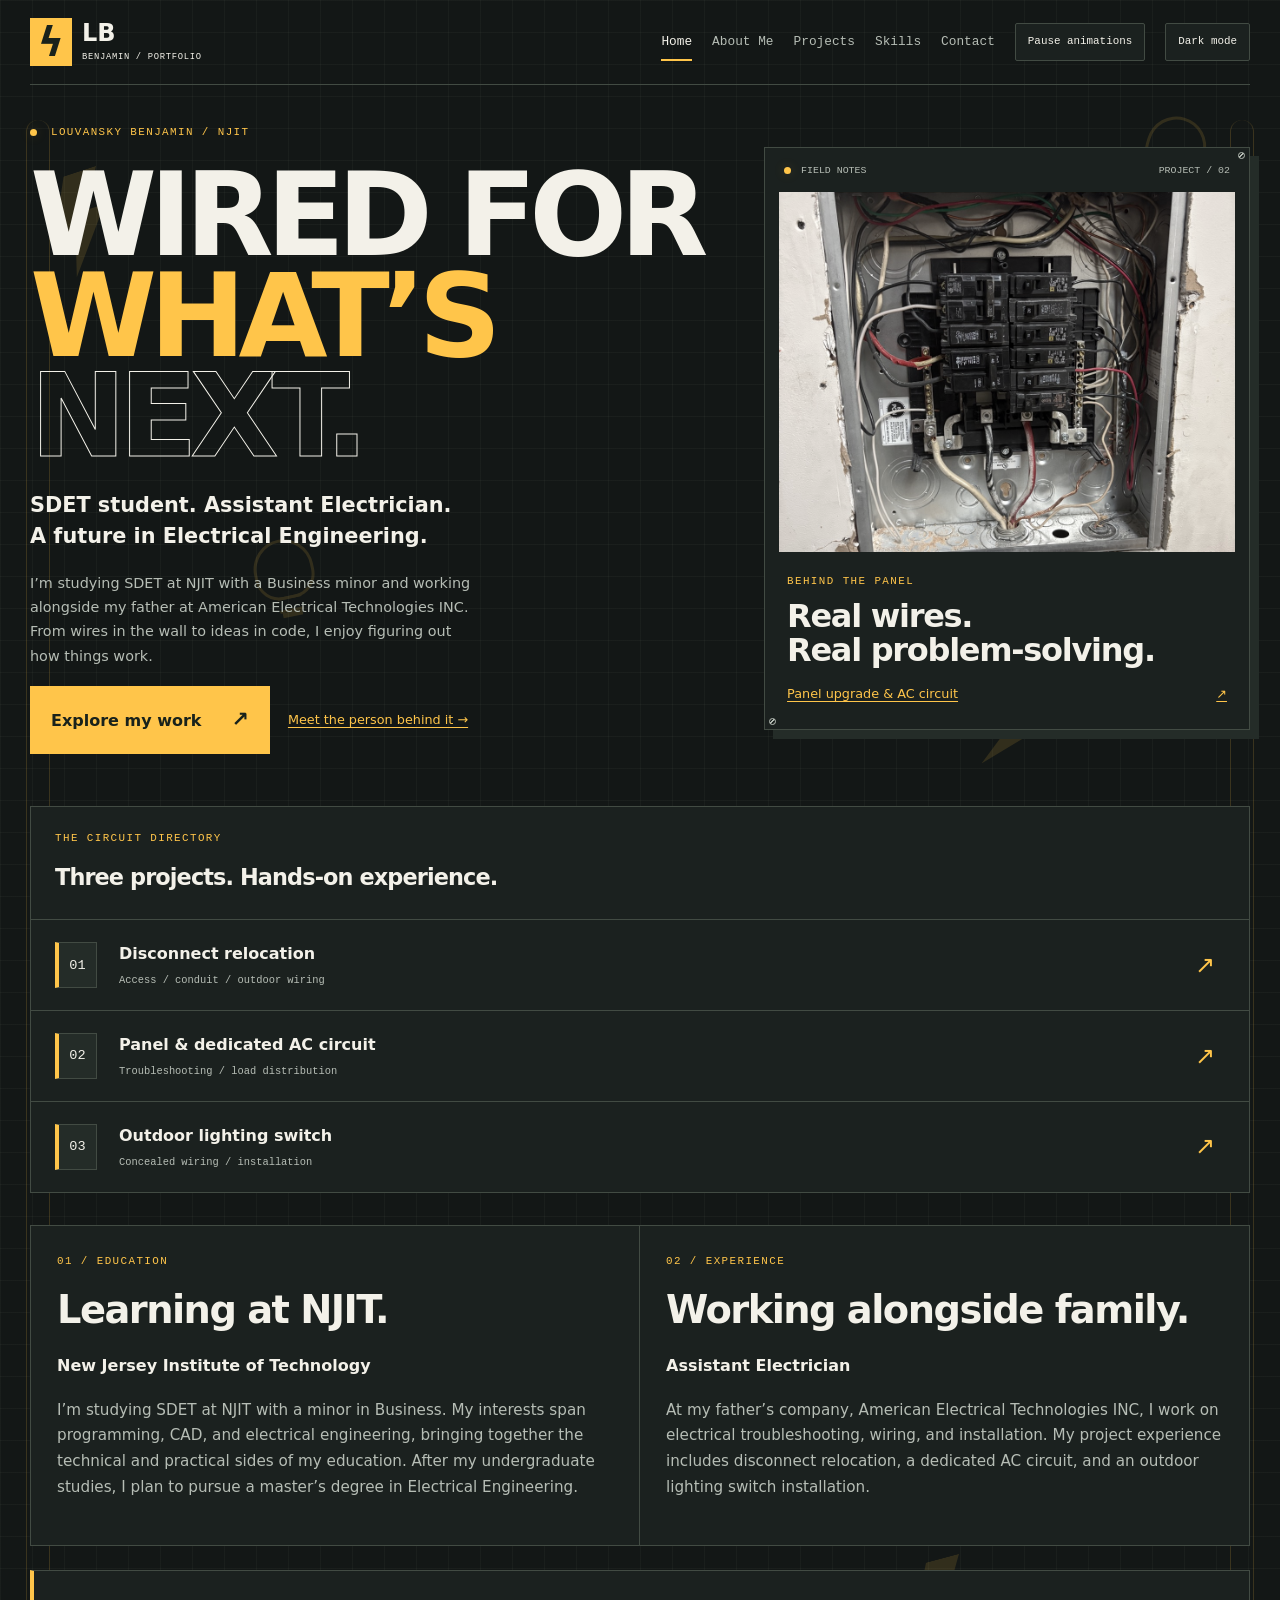
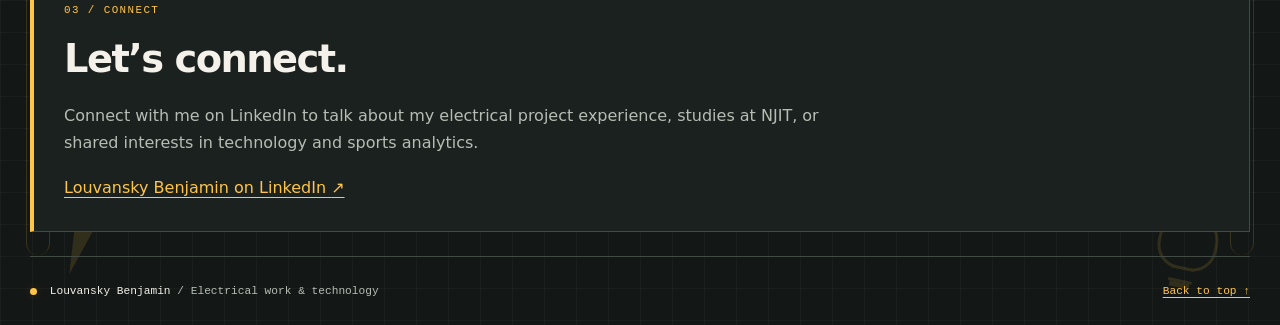
<file: index.html>
<!doctype html>
<html lang="en">
<head>
  <meta charset="utf-8">
  <meta name="viewport" content="width=device-width, initial-scale=1">
  <meta name="description" content="Meet Louvansky Benjamin, an SDET major at NJIT, Business minor, and Assistant Electrician at American Electrical Technologies INC.">
  <title>Louvansky Benjamin | Portfolio</title>
  <link rel="stylesheet" href="css/styles.css">
  <script src="js/script.js" defer></script>
</head>
<body class="home">
  <div class="electrical-symbols" aria-hidden="true">
    <span class="symbol bolt"></span><span class="symbol bulb"></span>
    <span class="symbol bulb"></span><span class="symbol bolt"></span>
    <span class="symbol bolt"></span><span class="symbol bulb"></span>
    <span class="symbol bulb"></span><span class="symbol bolt"></span>
    <span class="symbol bolt"></span><span class="symbol bulb"></span>
  </div>
  <a class="skip-link" href="#main">Skip to content</a>
  <header class="site-header wrap">
    <a class="brand" href="index.html" aria-label="Louvansky Benjamin home"><span class="brand-mark" aria-hidden="true">ϟ</span><span>LB<span class="brand-sub">BENJAMIN / PORTFOLIO</span></span></a>
    <button class="menu-toggle" type="button" aria-expanded="false" aria-controls="navigation" hidden>Menu</button>
    <nav id="navigation" aria-label="Main navigation">
      <a href="index.html" aria-current="page">Home</a>
      <a href="about.html">About Me</a>
      <a href="projects.html">Projects</a>
      <a href="skills.html">Skills</a>
      <a href="contact.html">Contact</a>
    </nav>
    <button class="motion-toggle" type="button" aria-pressed="false" hidden>Pause animations</button>
    <button class="theme-toggle" type="button" aria-pressed="false" hidden>Dark mode</button>
  </header>
  <main id="main" class="wrap">
    <section class="home-hero" aria-labelledby="intro-title">
      <div class="hero-copy">
        <p class="eyebrow"><span class="status-dot" aria-hidden="true"></span> Louvansky Benjamin / NJIT</p>
        <h1 id="intro-title">WIRED FOR<br><span>WHAT’S</span><br><span class="outline-word">NEXT.</span></h1>
        <p class="hero-role">SDET student. Assistant Electrician.<br>A future in Electrical Engineering.</p>
        <p class="intro">I’m studying SDET at NJIT with a Business minor and working alongside my father at American Electrical Technologies INC. From wires in the wall to ideas in code, I enjoy figuring out how things work.</p>
        <div class="hero-actions"><a class="button" href="projects.html">Explore my work <span aria-hidden="true">↗</span></a><a class="text-link" href="about.html">Meet the person behind it →</a></div>
      </div>
      <figure class="field-panel">
        <div class="panel-label"><span class="status-dot" aria-hidden="true"></span> FIELD NOTES <span>PROJECT / 02</span></div>
        <a class="field-photo" href="images/panel-upgrade-02.jpg" aria-label="View panel upgrade photo and description"><img src="images/panel-upgrade-02.jpg" data-photo-title="Panel upgrade — dedicated AC circuit" data-photo-description="A closer view of the panel’s breakers and wiring. As part of this project, we ran new wiring and installed a dedicated circuit for the apartment’s new air conditioning system rather than adding its load to a shared circuit." width="1050" height="1400" alt="Open apartment electrical panel showing the breakers and wiring from the dedicated AC circuit project."></a>
        <figcaption><span class="eyebrow">Behind the panel</span><strong>Real wires.<br>Real problem-solving.</strong><a href="projects.html#panel-title">Panel upgrade &amp; AC circuit <span aria-hidden="true">↗</span></a></figcaption>
        <span class="panel-screw screw-top" aria-hidden="true"></span><span class="panel-screw screw-bottom" aria-hidden="true"></span>
      </figure>
    </section>
    <section class="project-directory" aria-labelledby="directory-title">
      <div class="section-heading"><p class="eyebrow">The circuit directory</p><h2 id="directory-title">Three projects. Hands-on experience.</h2></div>
      <a class="circuit-link" href="projects.html#disconnect-title"><span class="circuit-number">01</span><span><strong>Disconnect relocation</strong><small>Access / conduit / outdoor wiring</small></span><span class="circuit-arrow" aria-hidden="true">↗</span></a>
      <a class="circuit-link" href="projects.html#panel-title"><span class="circuit-number">02</span><span><strong>Panel &amp; dedicated AC circuit</strong><small>Troubleshooting / load distribution</small></span><span class="circuit-arrow" aria-hidden="true">↗</span></a>
      <a class="circuit-link" href="projects.html#lighting-title"><span class="circuit-number">03</span><span><strong>Outdoor lighting switch</strong><small>Concealed wiring / installation</small></span><span class="circuit-arrow" aria-hidden="true">↗</span></a>
    </section>
    <div class="details">
      <section id="education" aria-labelledby="education-title">
        <p class="eyebrow">01 / Education</p>
        <h2 id="education-title">Learning at NJIT.</h2>
        <p class="detail-title">New Jersey Institute of Technology</p>
        <p>I’m studying SDET at NJIT with a minor in Business. My interests span programming, CAD, and electrical engineering, bringing together the technical and practical sides of my education. After my undergraduate studies, I plan to pursue a master’s degree in Electrical Engineering.</p>
      </section>
      <section id="experience" aria-labelledby="experience-title">
        <p class="eyebrow">02 / Experience</p>
        <h2 id="experience-title">Working alongside family.</h2>
        <p class="detail-title">Assistant Electrician</p>
        <p>At my father’s company, American Electrical Technologies INC, I work on electrical troubleshooting, wiring, and installation. My project experience includes disconnect relocation, a dedicated AC circuit, and an outdoor lighting switch installation.</p>
      </section>
    </div>
    <section id="contact" class="contact" aria-labelledby="contact-title">
      <p class="eyebrow">03 / Connect</p>
      <h2 id="contact-title">Let’s connect.</h2>
      <p>Connect with me on LinkedIn to talk about my electrical project experience, studies at NJIT, or shared interests in technology and sports analytics.</p>
      <a href="https://www.linkedin.com/in/louvansky-benjamin-083455307/">Louvansky Benjamin on LinkedIn <span aria-hidden="true">↗</span></a>
    </section>
  </main>
  <footer class="wrap site-footer"><p><span class="status-dot" aria-hidden="true"></span> Louvansky Benjamin <span class="footer-note"> / Electrical work &amp; technology</span></p><a href="#main">Back to top ↑</a></footer>
</body>
</html>
</file>
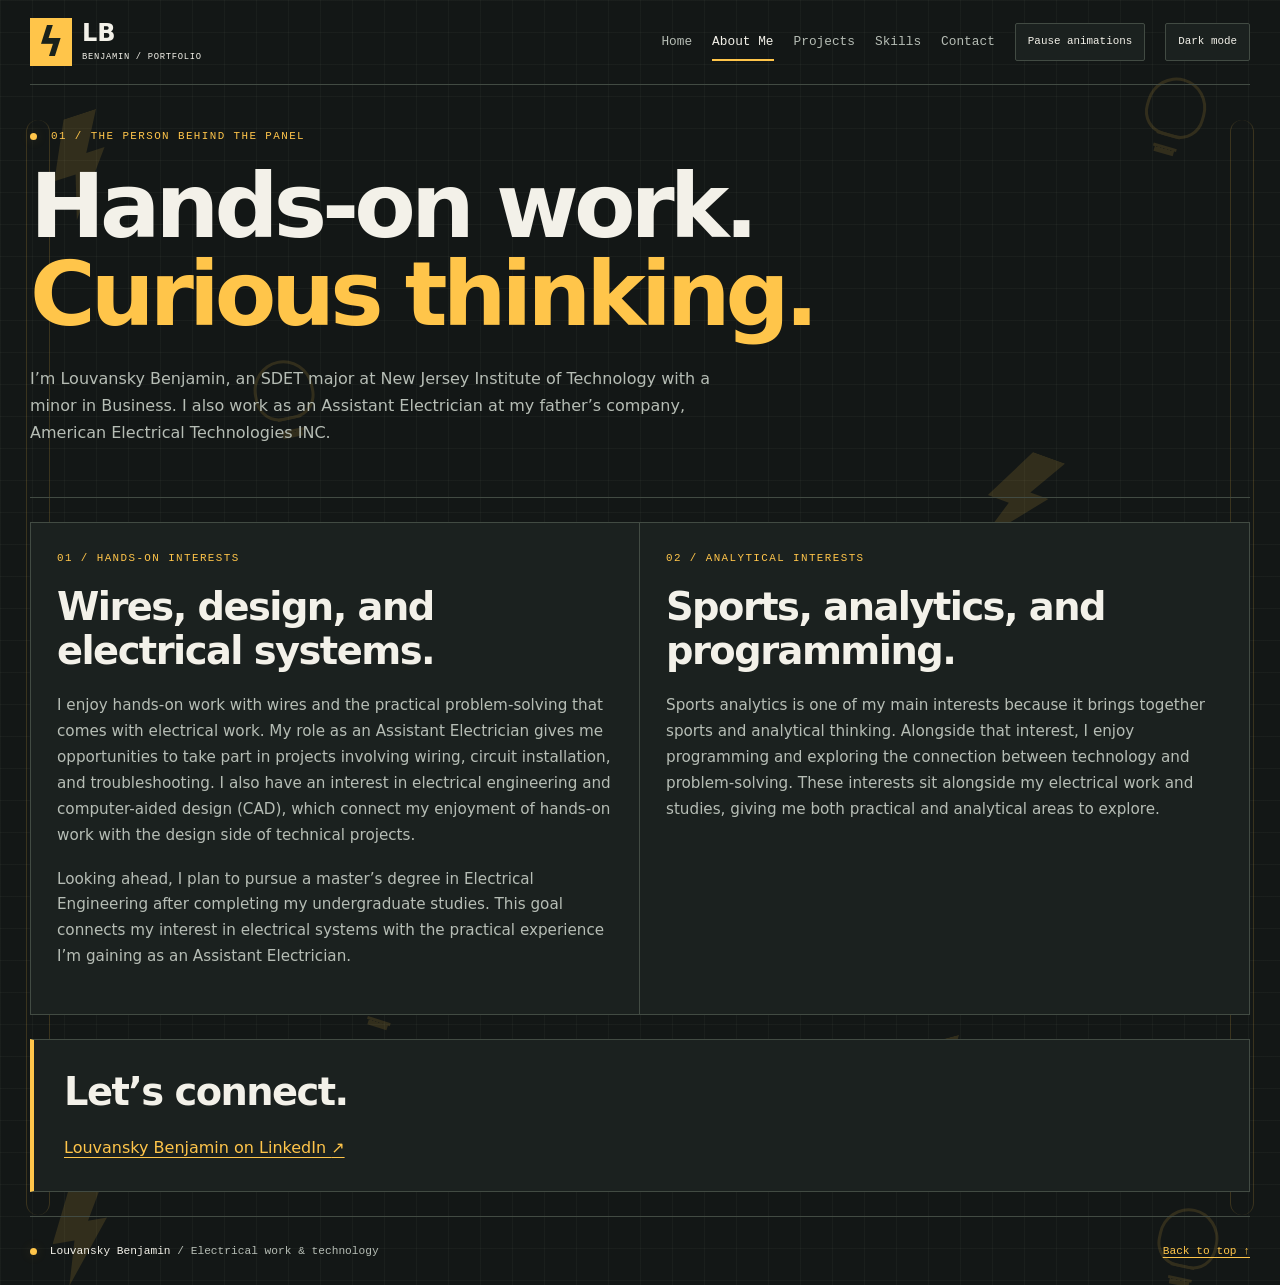
<file: about.html>
<!doctype html>
<html lang="en">
<head>
  <meta charset="utf-8">
  <meta name="viewport" content="width=device-width, initial-scale=1">
  <meta name="description" content="About Me: Louvansky Benjamin’s education, practical experience, and interests.">
  <title>About Me | Louvansky Benjamin</title>
  <link rel="stylesheet" href="css/styles.css">
  <script src="js/script.js" defer></script>
</head>
<body>
  <div class="electrical-symbols" aria-hidden="true">
    <span class="symbol bolt"></span><span class="symbol bulb"></span>
    <span class="symbol bulb"></span><span class="symbol bolt"></span>
    <span class="symbol bolt"></span><span class="symbol bulb"></span>
    <span class="symbol bulb"></span><span class="symbol bolt"></span>
    <span class="symbol bolt"></span><span class="symbol bulb"></span>
  </div>
  <a class="skip-link" href="#main">Skip to content</a>
  <header class="site-header wrap">
    <a class="brand" href="index.html" aria-label="Louvansky Benjamin home"><span class="brand-mark" aria-hidden="true">ϟ</span><span>LB<span class="brand-sub">BENJAMIN / PORTFOLIO</span></span></a>
    <button class="menu-toggle" type="button" aria-expanded="false" aria-controls="navigation" hidden>Menu</button>
    <nav id="navigation" aria-label="Main navigation">
      <a href="index.html">Home</a>
      <a href="about.html" aria-current="page">About Me</a>
      <a href="projects.html">Projects</a>
      <a href="skills.html">Skills</a>
      <a href="contact.html">Contact</a>
    </nav>
    <button class="motion-toggle" type="button" aria-pressed="false" hidden>Pause animations</button>
    <button class="theme-toggle" type="button" aria-pressed="false" hidden>Dark mode</button>
  </header>
  <main id="main" class="wrap">
    <section class="hero" aria-labelledby="page-title">
      <p class="eyebrow"><span class="status-dot" aria-hidden="true"></span> 01 / THE PERSON BEHIND THE PANEL</p>
      <h1 id="page-title">Hands-on work.<br><span>Curious thinking.</span></h1>
      <p class="intro">I’m Louvansky Benjamin, an SDET major at New Jersey Institute of Technology with a minor in Business. I also work as an Assistant Electrician at my father’s company, American Electrical Technologies INC.</p>
    </section>
    <div class="details">
      <section aria-labelledby="hands-on-title">
        <p class="eyebrow">01 / Hands-on interests</p>
        <h2 id="hands-on-title">Wires, design, and electrical systems.</h2>
        <p>I enjoy hands-on work with wires and the practical problem-solving that comes with electrical work. My role as an Assistant Electrician gives me opportunities to take part in projects involving wiring, circuit installation, and troubleshooting. I also have an interest in electrical engineering and computer-aided design (CAD), which connect my enjoyment of hands-on work with the design side of technical projects.</p>
        <p>Looking ahead, I plan to pursue a master’s degree in Electrical Engineering after completing my undergraduate studies. This goal connects my interest in electrical systems with the practical experience I’m gaining as an Assistant Electrician.</p>
      </section>
      <section aria-labelledby="analytics-title">
        <p class="eyebrow">02 / Analytical interests</p>
        <h2 id="analytics-title">Sports, analytics, and programming.</h2>
        <p>Sports analytics is one of my main interests because it brings together sports and analytical thinking. Alongside that interest, I enjoy programming and exploring the connection between technology and problem-solving. These interests sit alongside my electrical work and studies, giving me both practical and analytical areas to explore.</p>
      </section>
    </div>
    <section class="contact" aria-labelledby="connect-title">
      <h2 id="connect-title">Let’s connect.</h2>
      <a href="https://www.linkedin.com/in/louvansky-benjamin-083455307/">Louvansky Benjamin on LinkedIn <span aria-hidden="true">↗</span></a>
    </section>
  </main>
  <footer class="wrap site-footer"><p><span class="status-dot" aria-hidden="true"></span> Louvansky Benjamin <span class="footer-note"> / Electrical work &amp; technology</span></p><a href="#main">Back to top ↑</a></footer>
</body>
</html>
</file>
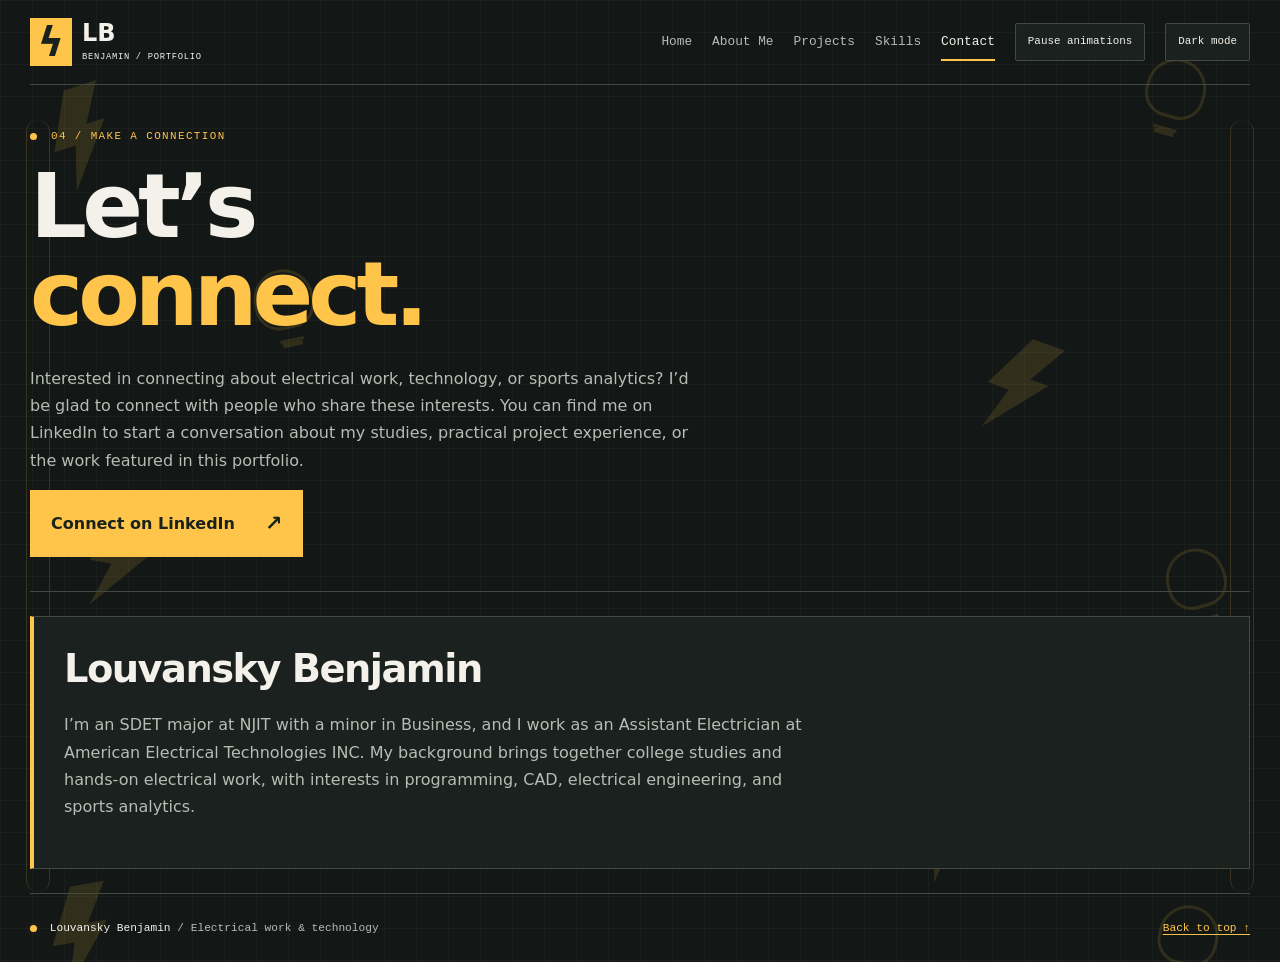
<file: contact.html>
<!doctype html>
<html lang="en">
<head>
  <meta charset="utf-8">
  <meta name="viewport" content="width=device-width, initial-scale=1">
  <meta name="description" content="Connect with Louvansky Benjamin on LinkedIn.">
  <title>Contact | Louvansky Benjamin</title>
  <link rel="stylesheet" href="css/styles.css">
  <script src="js/script.js" defer></script>
</head>
<body>
  <div class="electrical-symbols" aria-hidden="true">
    <span class="symbol bolt"></span><span class="symbol bulb"></span>
    <span class="symbol bulb"></span><span class="symbol bolt"></span>
    <span class="symbol bolt"></span><span class="symbol bulb"></span>
    <span class="symbol bulb"></span><span class="symbol bolt"></span>
    <span class="symbol bolt"></span><span class="symbol bulb"></span>
  </div>
  <a class="skip-link" href="#main">Skip to content</a>
  <header class="site-header wrap">
    <a class="brand" href="index.html" aria-label="Louvansky Benjamin home"><span class="brand-mark" aria-hidden="true">ϟ</span><span>LB<span class="brand-sub">BENJAMIN / PORTFOLIO</span></span></a>
    <button class="menu-toggle" type="button" aria-expanded="false" aria-controls="navigation" hidden>Menu</button>
    <nav id="navigation" aria-label="Main navigation">
      <a href="index.html">Home</a>
      <a href="about.html">About Me</a>
      <a href="projects.html">Projects</a>
      <a href="skills.html">Skills</a>
      <a href="contact.html" aria-current="page">Contact</a>
    </nav>
    <button class="motion-toggle" type="button" aria-pressed="false" hidden>Pause animations</button>
    <button class="theme-toggle" type="button" aria-pressed="false" hidden>Dark mode</button>
  </header>
  <main id="main" class="wrap">
    <section class="hero" aria-labelledby="page-title">
      <p class="eyebrow"><span class="status-dot" aria-hidden="true"></span> 04 / MAKE A CONNECTION</p>
      <h1 id="page-title">Let’s<br><span>connect.</span></h1>
      <p class="intro">Interested in connecting about electrical work, technology, or sports analytics? I’d be glad to connect with people who share these interests. You can find me on LinkedIn to start a conversation about my studies, practical project experience, or the work featured in this portfolio.</p>
      <a class="button" href="https://www.linkedin.com/in/louvansky-benjamin-083455307/">Connect on LinkedIn <span aria-hidden="true">↗</span></a>
    </section>
    <section class="contact" aria-labelledby="profile-title">
      <h2 id="profile-title">Louvansky Benjamin</h2>
      <p>I’m an SDET major at NJIT with a minor in Business, and I work as an Assistant Electrician at American Electrical Technologies INC. My background brings together college studies and hands-on electrical work, with interests in programming, CAD, electrical engineering, and sports analytics.</p>
    </section>
  </main>
  <footer class="wrap site-footer"><p><span class="status-dot" aria-hidden="true"></span> Louvansky Benjamin <span class="footer-note"> / Electrical work &amp; technology</span></p><a href="#main">Back to top ↑</a></footer>
</body>
</html>
</file>
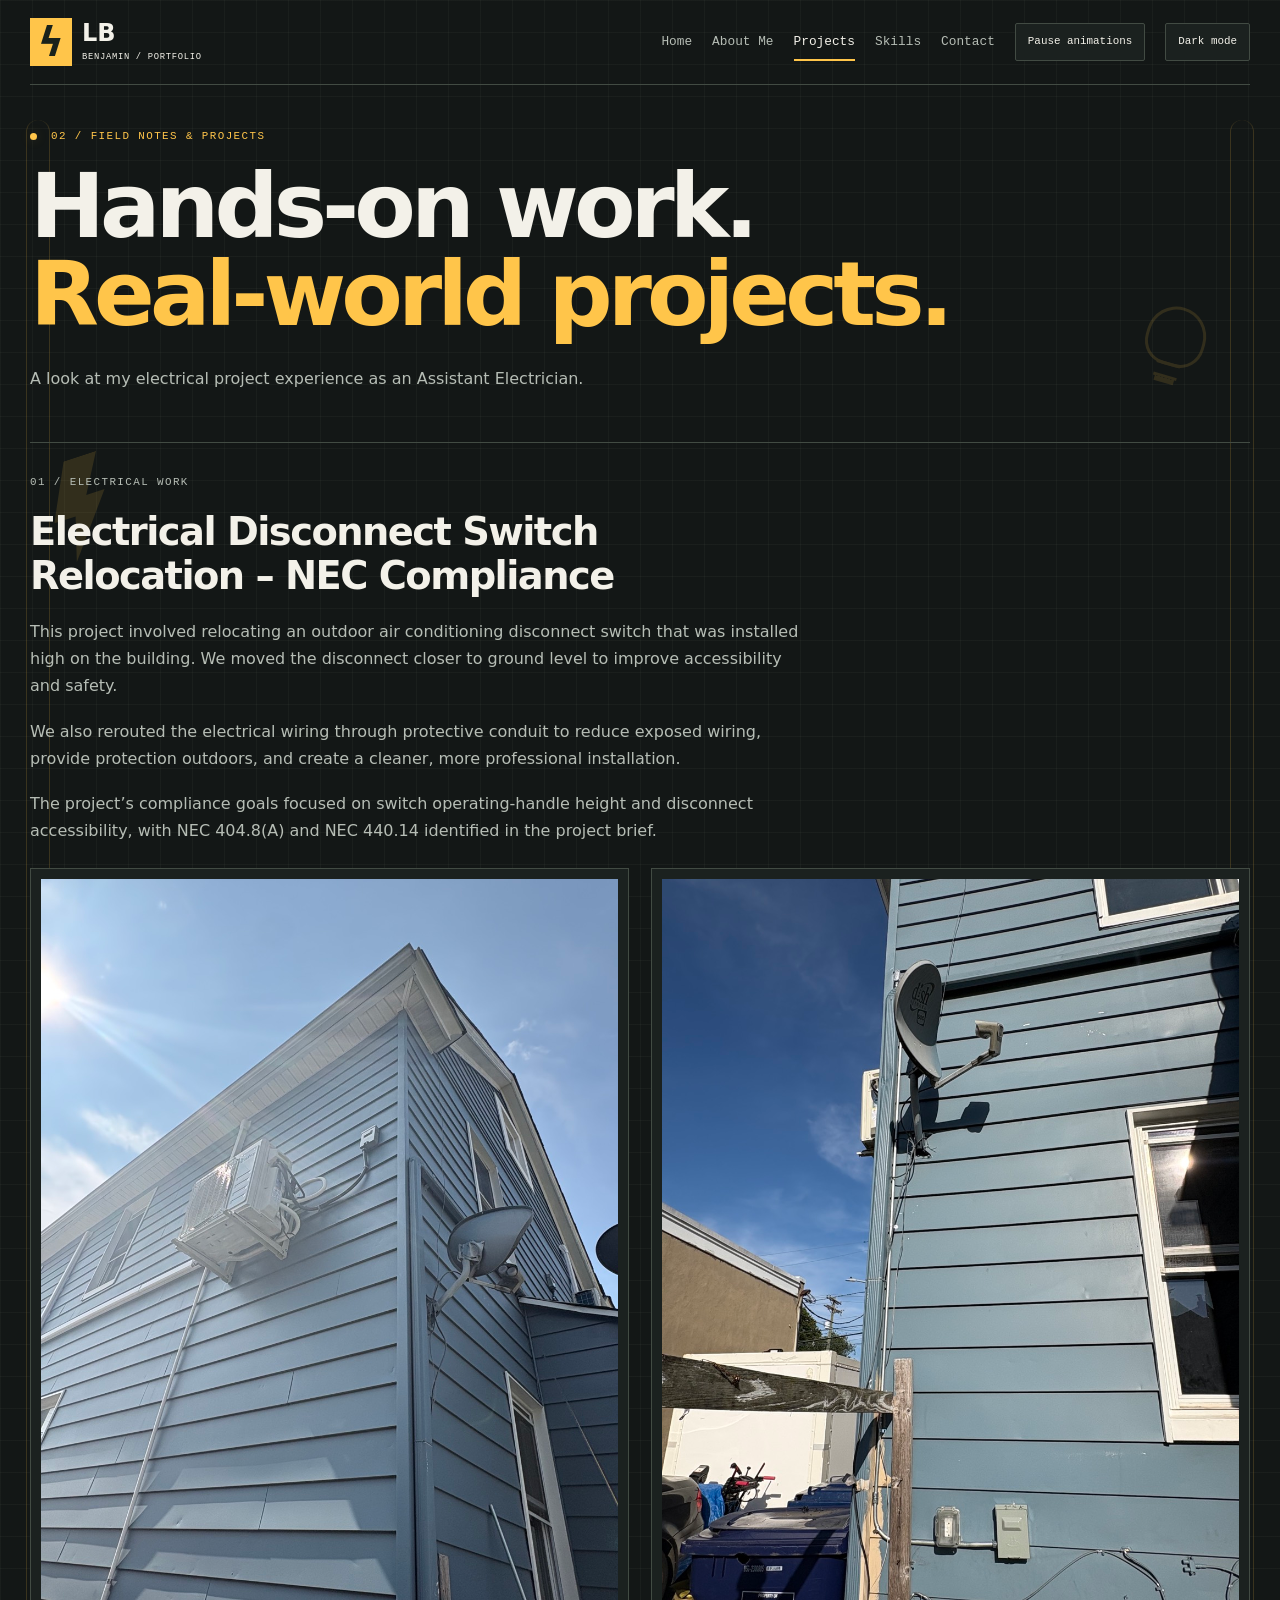
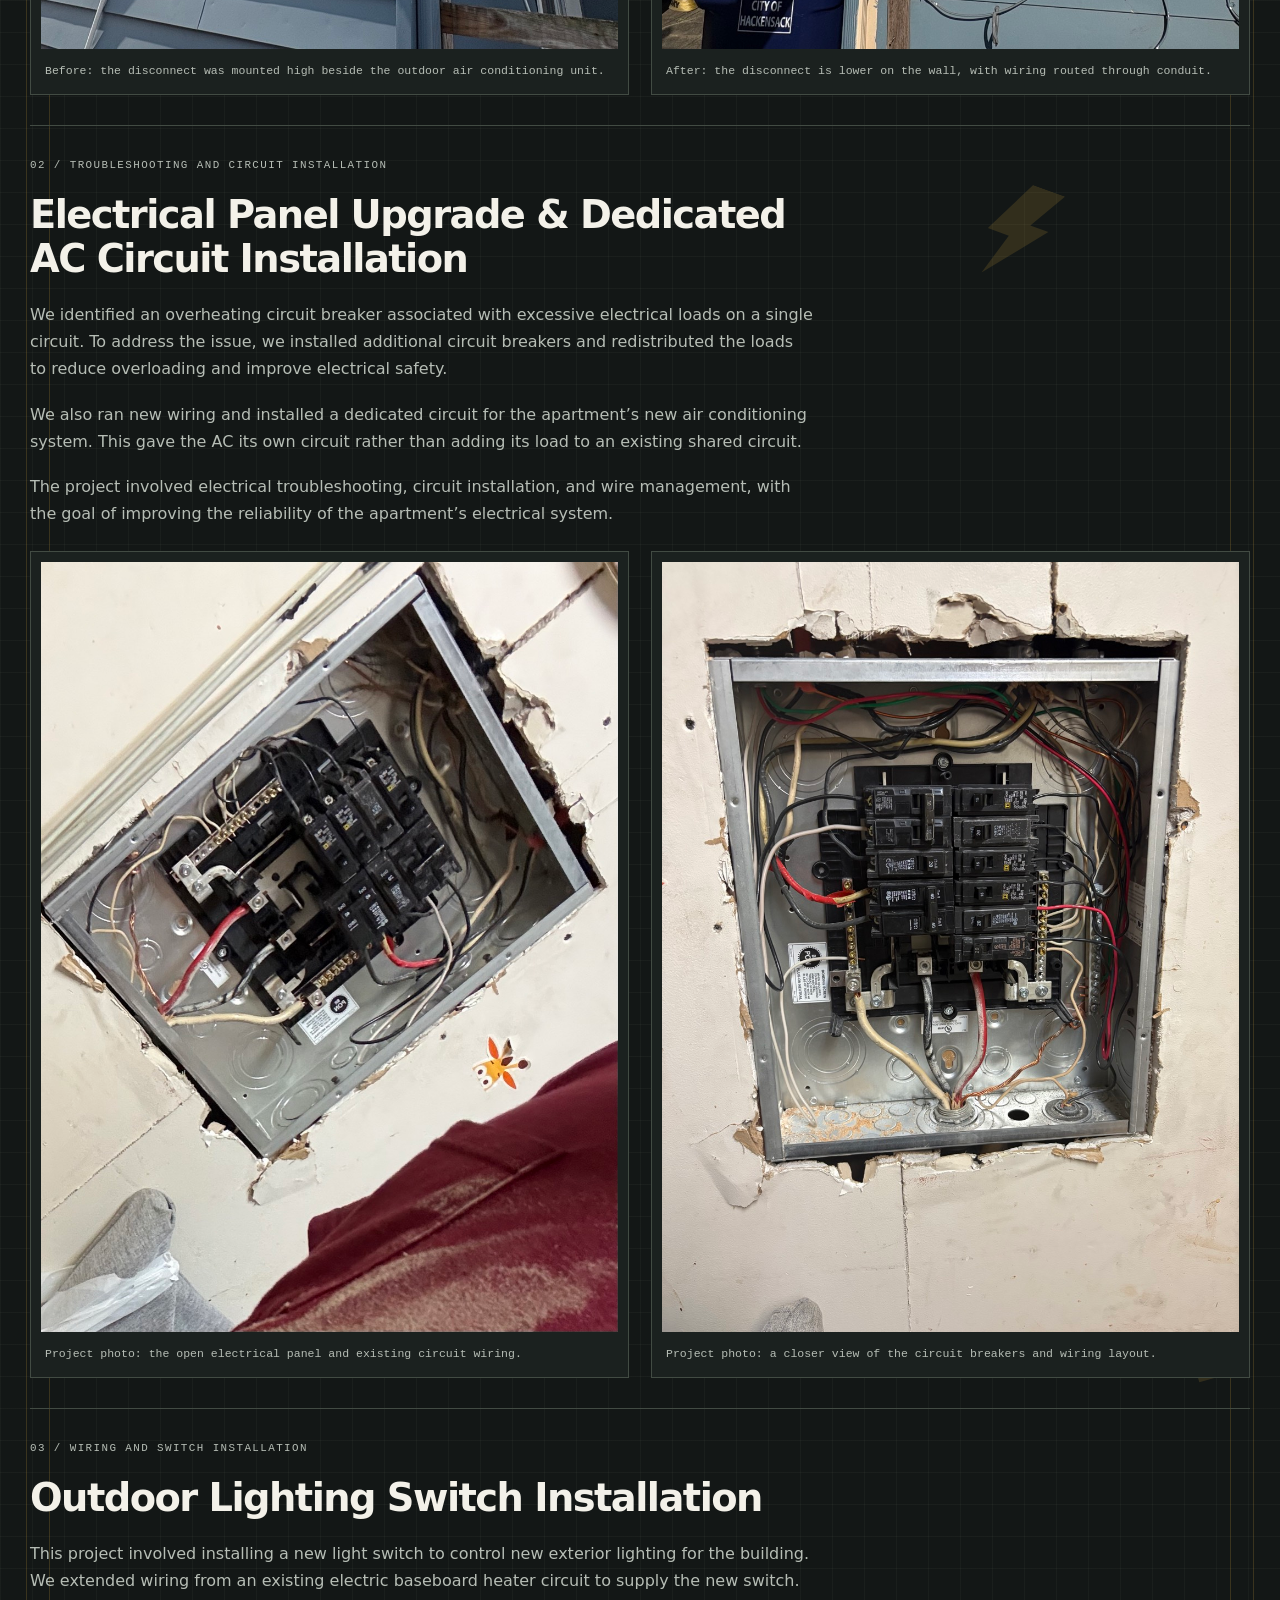
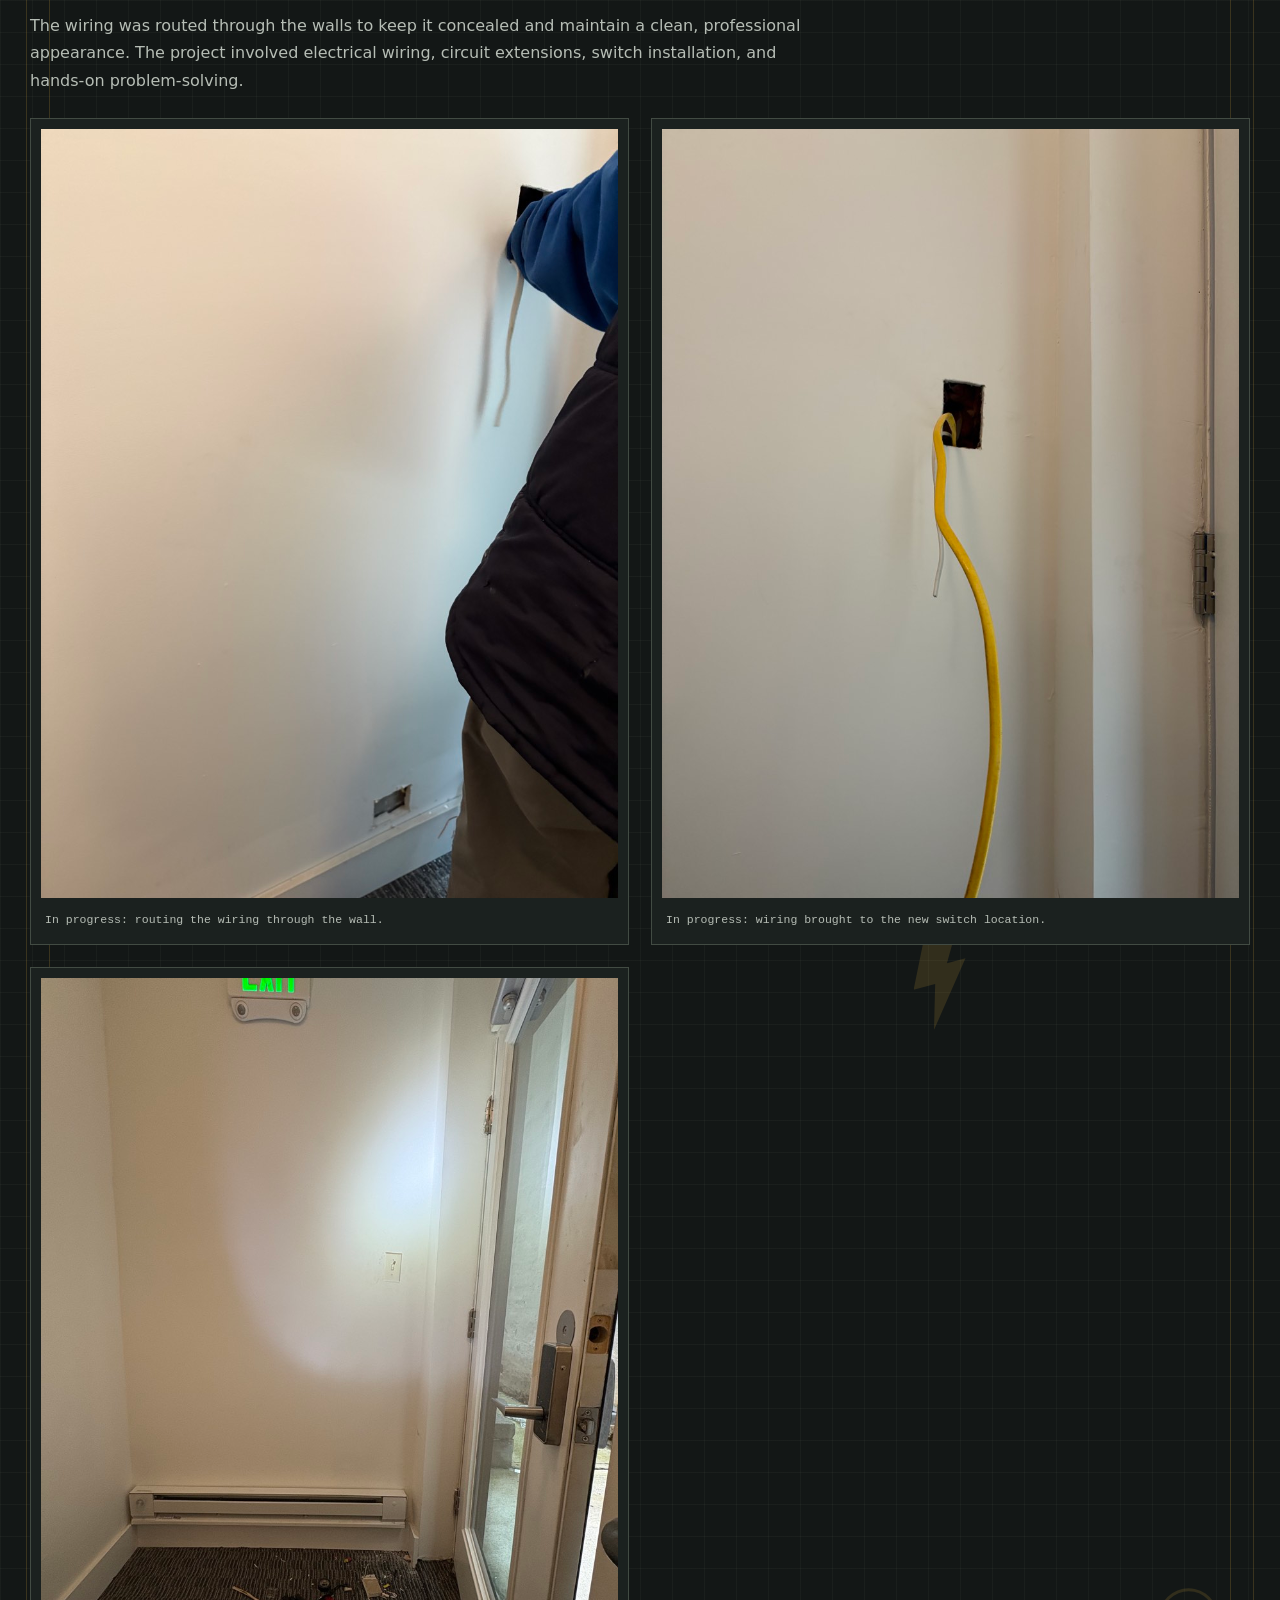
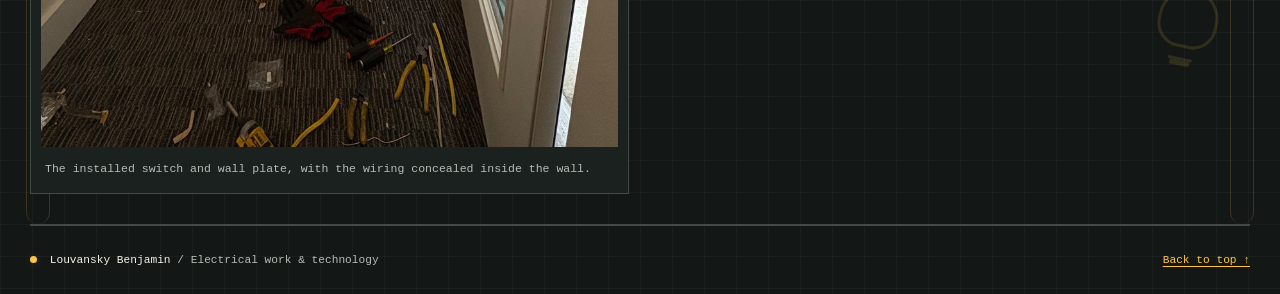
<file: projects.html>
<!doctype html>
<html lang="en">
<head>
  <meta charset="utf-8">
  <meta name="viewport" content="width=device-width, initial-scale=1">
  <meta name="description" content="Electrical projects by Louvansky Benjamin: disconnect relocation, a dedicated air conditioning circuit, and an outdoor lighting switch installation.">
  <title>Projects | Louvansky Benjamin</title>
  <link rel="stylesheet" href="css/styles.css">
  <script src="js/script.js" defer></script>
</head>
<body>
  <div class="electrical-symbols" aria-hidden="true">
    <span class="symbol bolt"></span><span class="symbol bulb"></span>
    <span class="symbol bulb"></span><span class="symbol bolt"></span>
    <span class="symbol bolt"></span><span class="symbol bulb"></span>
    <span class="symbol bulb"></span><span class="symbol bolt"></span>
    <span class="symbol bolt"></span><span class="symbol bulb"></span>
  </div>
  <a class="skip-link" href="#main">Skip to content</a>
  <header class="site-header wrap">
    <a class="brand" href="index.html" aria-label="Louvansky Benjamin home"><span class="brand-mark" aria-hidden="true">ϟ</span><span>LB<span class="brand-sub">BENJAMIN / PORTFOLIO</span></span></a>
    <button class="menu-toggle" type="button" aria-expanded="false" aria-controls="navigation" hidden>Menu</button>
    <nav id="navigation" aria-label="Main navigation">
      <a href="index.html">Home</a>
      <a href="about.html">About Me</a>
      <a href="projects.html" aria-current="page">Projects</a>
      <a href="skills.html">Skills</a>
      <a href="contact.html">Contact</a>
    </nav>
    <button class="motion-toggle" type="button" aria-pressed="false" hidden>Pause animations</button>
    <button class="theme-toggle" type="button" aria-pressed="false" hidden>Dark mode</button>
  </header>
  <main id="main" class="wrap">
    <section class="hero" aria-labelledby="page-title">
      <p class="eyebrow"><span class="status-dot" aria-hidden="true"></span> 02 / FIELD NOTES & PROJECTS</p>
      <h1 id="page-title">Hands-on work.<br><span>Real-world projects.</span></h1>
      <p class="intro">A look at my electrical project experience as an Assistant Electrician.</p>
    </section>
    <article class="project" aria-labelledby="disconnect-title">
      <p class="eyebrow">01 / Electrical work</p>
      <h2 id="disconnect-title">Electrical Disconnect Switch Relocation – NEC Compliance</h2>
      <p>This project involved relocating an outdoor air conditioning disconnect switch that was installed high on the building. We moved the disconnect closer to ground level to improve accessibility and safety.</p>
      <p>We also rerouted the electrical wiring through protective conduit to reduce exposed wiring, provide protection outdoors, and create a cleaner, more professional installation.</p>
      <p>The project’s compliance goals focused on switch operating-handle height and disconnect accessibility, with NEC 404.8(A) and NEC 440.14 identified in the project brief.</p>
      <div class="project-gallery">
        <figure>
          <a href="images/disconnect-relocation-01.jpg" aria-label="View full photo of the original disconnect location">
            <img src="images/disconnect-relocation-01.jpg" data-photo-title="Disconnect relocation — original location" data-photo-description="Before relocation, the disconnect switch was mounted high beside the outdoor air conditioning unit. This photo shows the original position that our project addressed to improve accessibility." alt="Air conditioning unit and disconnect switch mounted high on the blue exterior wall before relocation." width="1050" height="1400" loading="lazy">
          </a>
          <figcaption>Before: the disconnect was mounted high beside the outdoor air conditioning unit.</figcaption>
        </figure>
        <figure>
          <a href="images/disconnect-relocation-02.jpg" aria-label="View full photo of the relocated disconnect">
            <img src="images/disconnect-relocation-02.jpg" data-photo-title="Disconnect relocation — lower location" data-photo-description="The disconnect was moved lower on the exterior wall. We rerouted the electrical wiring through protective conduit as part of the relocation, with the goal of improving access and creating a cleaner installation." alt="Disconnect enclosure mounted lower on the exterior wall, with conduit routed down and across to the enclosure." width="1050" height="1400" loading="lazy">
          </a>
          <figcaption>After: the disconnect is lower on the wall, with wiring routed through conduit.</figcaption>
        </figure>
      </div>
    </article>
    <article class="project" aria-labelledby="panel-title">
      <p class="eyebrow">02 / Troubleshooting and circuit installation</p>
      <h2 id="panel-title">Electrical Panel Upgrade &amp; Dedicated AC Circuit Installation</h2>
      <p>We identified an overheating circuit breaker associated with excessive electrical loads on a single circuit. To address the issue, we installed additional circuit breakers and redistributed the loads to reduce overloading and improve electrical safety.</p>
      <p>We also ran new wiring and installed a dedicated circuit for the apartment’s new air conditioning system. This gave the AC its own circuit rather than adding its load to an existing shared circuit.</p>
      <p>The project involved electrical troubleshooting, circuit installation, and wire management, with the goal of improving the reliability of the apartment’s electrical system.</p>
      <div class="project-gallery">
        <figure>
          <a href="images/panel-upgrade-01.jpg" aria-label="View full photo of the electrical panel during the project">
            <img src="images/panel-upgrade-01.jpg" data-photo-title="Panel upgrade — troubleshooting" data-photo-description="This photo shows the apartment’s open electrical panel during the project. Our work involved identifying an overheating breaker associated with excessive loads on one circuit, then adding breakers and redistributing those loads." alt="Open apartment electrical panel showing circuit breakers and internal wiring, photographed at an angle." width="1050" height="1400" loading="lazy">
          </a>
          <figcaption>Project photo: the open electrical panel and existing circuit wiring.</figcaption>
        </figure>
        <figure>
          <a href="images/panel-upgrade-02.jpg" aria-label="View full detail photo of the panel breakers and wiring">
            <img src="images/panel-upgrade-02.jpg" data-photo-title="Panel upgrade — dedicated AC circuit" data-photo-description="A closer view of the panel’s breakers and wiring. As part of this project, we ran new wiring and installed a dedicated circuit for the apartment’s new air conditioning system rather than adding its load to a shared circuit." alt="Front view of the open electrical panel showing rows of circuit breakers and wiring routed around the enclosure." width="1050" height="1400" loading="lazy">
          </a>
          <figcaption>Project photo: a closer view of the circuit breakers and wiring layout.</figcaption>
        </figure>
      </div>
    </article>
    <article class="project" aria-labelledby="lighting-title">
      <p class="eyebrow">03 / Wiring and switch installation</p>
      <h2 id="lighting-title">Outdoor Lighting Switch Installation</h2>
      <p>This project involved installing a new light switch to control new exterior lighting for the building. We extended wiring from an existing electric baseboard heater circuit to supply the new switch.</p>
      <p>The wiring was routed through the walls to keep it concealed and maintain a clean, professional appearance. The project involved electrical wiring, circuit extensions, switch installation, and hands-on problem-solving.</p>
      <div class="project-gallery">
        <figure>
          <a href="images/outdoor-lighting-01.jpg" aria-label="View full photo of wiring being routed through the wall">
            <img src="images/outdoor-lighting-01.jpg" data-photo-title="Outdoor lighting — routing the wiring" data-photo-description="Work in progress: routing wiring through the wall for a new exterior lighting switch. Concealing the wiring inside the wall was part of keeping the installation neat." alt="Worker routing cable through a wall opening, with a second opening near the baseboard." width="900" height="1200" loading="lazy">
          </a>
          <figcaption>In progress: routing the wiring through the wall.</figcaption>
        </figure>
        <figure>
          <a href="images/outdoor-lighting-02.jpg" aria-label="View full photo of wiring at the new switch location">
            <img src="images/outdoor-lighting-02.jpg" data-photo-title="Outdoor lighting — new switch location" data-photo-description="The cable has been brought to the opening for the new switch beside the door. This stage of the project involved routing the wiring to the switch location before installing the switch and wall plate." alt="Electrical cable extending from a rectangular wall opening beside a door frame." width="900" height="1200" loading="lazy">
          </a>
          <figcaption>In progress: wiring brought to the new switch location.</figcaption>
        </figure>
        <figure>
          <a href="images/outdoor-lighting-03.jpg" aria-label="View full photo of the installed lighting switch">
            <img src="images/outdoor-lighting-03.jpg" data-photo-title="Outdoor lighting — installed switch" data-photo-description="The installed switch and wall plate sit beside the exterior door, with the wiring concealed inside the wall. The switch was added to control new exterior lighting for the building." alt="Installed switch and wall plate beside an exterior door, above a baseboard heater, with tools on the floor." width="900" height="1200" loading="lazy">
          </a>
          <figcaption>The installed switch and wall plate, with the wiring concealed inside the wall.</figcaption>
        </figure>
      </div>
    </article>
  </main>
  <footer class="wrap site-footer"><p><span class="status-dot" aria-hidden="true"></span> Louvansky Benjamin <span class="footer-note"> / Electrical work &amp; technology</span></p><a href="#main">Back to top ↑</a></footer>
</body>
</html>
</file>
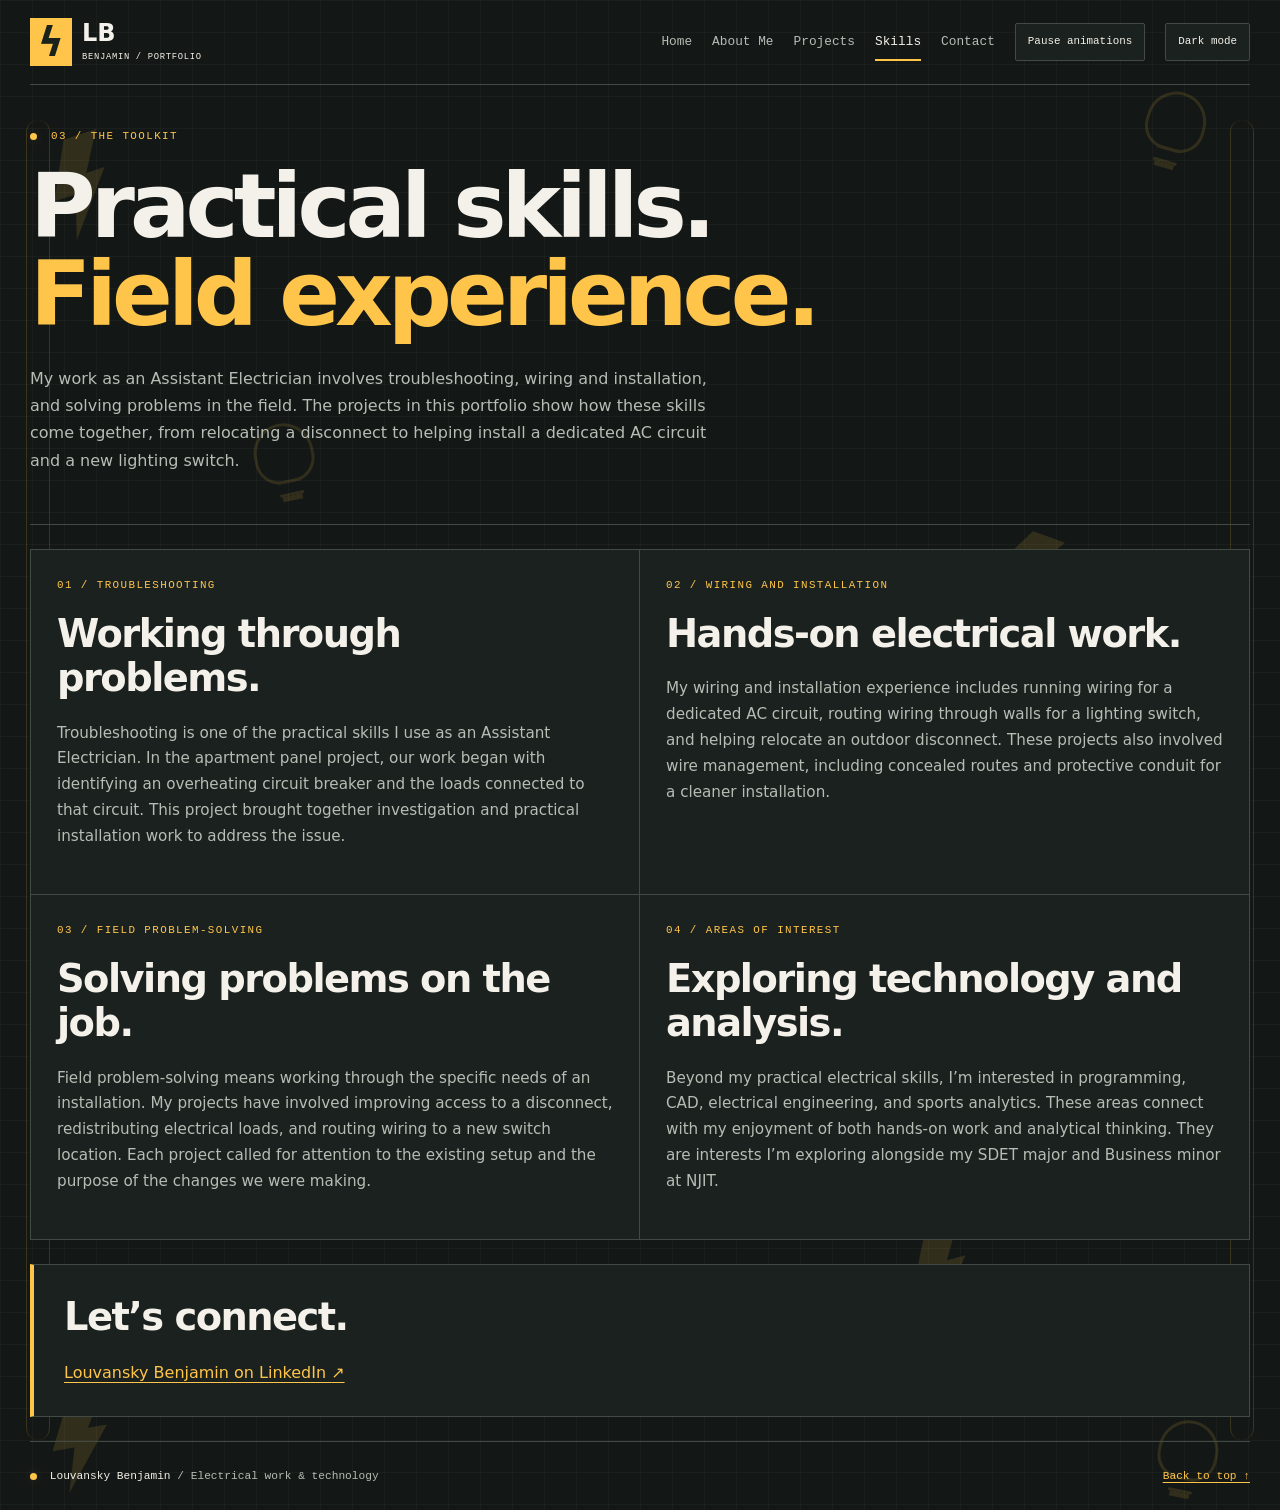
<file: skills.html>
<!doctype html>
<html lang="en">
<head>
  <meta charset="utf-8">
  <meta name="viewport" content="width=device-width, initial-scale=1">
  <meta name="description" content="Skills: Louvansky Benjamin’s education, practical experience, and interests.">
  <title>Skills | Louvansky Benjamin</title>
  <link rel="stylesheet" href="css/styles.css">
  <script src="js/script.js" defer></script>
</head>
<body>
  <div class="electrical-symbols" aria-hidden="true">
    <span class="symbol bolt"></span><span class="symbol bulb"></span>
    <span class="symbol bulb"></span><span class="symbol bolt"></span>
    <span class="symbol bolt"></span><span class="symbol bulb"></span>
    <span class="symbol bulb"></span><span class="symbol bolt"></span>
    <span class="symbol bolt"></span><span class="symbol bulb"></span>
  </div>
  <a class="skip-link" href="#main">Skip to content</a>
  <header class="site-header wrap">
    <a class="brand" href="index.html" aria-label="Louvansky Benjamin home"><span class="brand-mark" aria-hidden="true">ϟ</span><span>LB<span class="brand-sub">BENJAMIN / PORTFOLIO</span></span></a>
    <button class="menu-toggle" type="button" aria-expanded="false" aria-controls="navigation" hidden>Menu</button>
    <nav id="navigation" aria-label="Main navigation">
      <a href="index.html">Home</a>
      <a href="about.html">About Me</a>
      <a href="projects.html">Projects</a>
      <a href="skills.html" aria-current="page">Skills</a>
      <a href="contact.html">Contact</a>
    </nav>
    <button class="motion-toggle" type="button" aria-pressed="false" hidden>Pause animations</button>
    <button class="theme-toggle" type="button" aria-pressed="false" hidden>Dark mode</button>
  </header>
  <main id="main" class="wrap">
    <section class="hero" aria-labelledby="page-title">
      <p class="eyebrow"><span class="status-dot" aria-hidden="true"></span> 03 / THE TOOLKIT</p>
      <h1 id="page-title">Practical skills.<br><span>Field experience.</span></h1>
      <p class="intro">My work as an Assistant Electrician involves troubleshooting, wiring and installation, and solving problems in the field. The projects in this portfolio show how these skills come together, from relocating a disconnect to helping install a dedicated AC circuit and a new lighting switch.</p>
    </section>
    <div class="details">
      <section aria-labelledby="troubleshooting-title">
        <p class="eyebrow">01 / Troubleshooting</p>
        <h2 id="troubleshooting-title">Working through problems.</h2>
        <p>Troubleshooting is one of the practical skills I use as an Assistant Electrician. In the apartment panel project, our work began with identifying an overheating circuit breaker and the loads connected to that circuit. This project brought together investigation and practical installation work to address the issue.</p>
      </section>
      <section aria-labelledby="wiring-title">
        <p class="eyebrow">02 / Wiring and installation</p>
        <h2 id="wiring-title">Hands-on electrical work.</h2>
        <p>My wiring and installation experience includes running wiring for a dedicated AC circuit, routing wiring through walls for a lighting switch, and helping relocate an outdoor disconnect. These projects also involved wire management, including concealed routes and protective conduit for a cleaner installation.</p>
      </section>
      <section aria-labelledby="problem-solving-title">
        <p class="eyebrow">03 / Field problem-solving</p>
        <h2 id="problem-solving-title">Solving problems on the job.</h2>
        <p>Field problem-solving means working through the specific needs of an installation. My projects have involved improving access to a disconnect, redistributing electrical loads, and routing wiring to a new switch location. Each project called for attention to the existing setup and the purpose of the changes we were making.</p>
      </section>
      <section aria-labelledby="interests-title">
        <p class="eyebrow">04 / Areas of interest</p>
        <h2 id="interests-title">Exploring technology and analysis.</h2>
        <p>Beyond my practical electrical skills, I’m interested in programming, CAD, electrical engineering, and sports analytics. These areas connect with my enjoyment of both hands-on work and analytical thinking. They are interests I’m exploring alongside my SDET major and Business minor at NJIT.</p>
      </section>
    </div>
    <section class="contact" aria-labelledby="connect-title">
      <h2 id="connect-title">Let’s connect.</h2>
      <a href="https://www.linkedin.com/in/louvansky-benjamin-083455307/">Louvansky Benjamin on LinkedIn <span aria-hidden="true">↗</span></a>
    </section>
  </main>
  <footer class="wrap site-footer"><p><span class="status-dot" aria-hidden="true"></span> Louvansky Benjamin <span class="footer-note"> / Electrical work &amp; technology</span></p><a href="#main">Back to top ↑</a></footer>
</body>
</html>
</file>
<file: css/styles.css>
:root {
  color-scheme: dark;
  --background: #131716;
  --surface: #1b211f;
  --raised: #242c28;
  --text: #f3f1e9;
  --muted: #b6bdb5;
  --accent: #ffc54a;
  --line: #424b43;
  --grid: rgb(187 199 172 / 0.045);
  --wire: rgb(255 197 74 / 0.17);
  --mono: ui-monospace, "SFMono-Regular", Consolas, monospace;
}
:root[data-theme="light"] {
  color-scheme: light;
  --background: #f0eee4;
  --surface: #faf8ef;
  --raised: #e7e5d9;
  --text: #19221b;
  --muted: #4c574d;
  --accent: #855000;
  --line: #a7ad9e;
  --grid: rgb(42 63 35 / 0.05);
  --wire: rgb(133 80 0 / 0.15);
}
* { box-sizing: border-box; }
body {
  margin: 0; position: relative; isolation: isolate; min-height: 100vh;
  color: var(--text); background-color: var(--background);
  background-image: linear-gradient(var(--grid) 1px, transparent 1px), linear-gradient(90deg, var(--grid) 1px, transparent 1px);
  background-size: 32px 32px;
  font: 1rem/1.7 system-ui, -apple-system, BlinkMacSystemFont, "Segoe UI", sans-serif;
}
body::before, body::after {
  content: ""; position: absolute; inset: 120px auto 70px 2%; width: 22px;
  border-inline: 1px solid var(--wire); border-radius: 20px; z-index: -1; pointer-events: none;
}
body::after { left: auto; right: 2%; }
a { color: var(--accent); text-underline-offset: 0.25em; }
a:hover { text-decoration-thickness: 2px; }
button { font: inherit; cursor: pointer; }
:focus-visible { outline: 3px solid var(--accent); outline-offset: 5px; }
[hidden] { display: none !important; }
.wrap { width: min(1220px, calc(100% - 48px)); margin-inline: auto; }
.skip-link { position: absolute; left: 20px; top: -100px; padding: 12px; background: var(--surface); z-index: 5; }
.skip-link:focus { top: 12px; }
.site-header { display: flex; flex-wrap: wrap; align-items: center; gap: 20px; padding-block: 18px; border-bottom: 1px solid var(--line); }
.brand { display: flex; align-items: center; gap: 10px; margin-right: auto; color: var(--text); text-decoration: none; font-size: 1.5rem; font-weight: 900; line-height: 1.1; }
.brand-mark { display: grid; place-items: center; background: #ffc54a; color: #19221b; font-size: 2.5rem; width: 42px; height: 48px; }
.brand-sub { display: block; font: 0.55rem/1.5 var(--mono); letter-spacing: 0.08em; margin-top: 4px; }
nav { display: flex; flex-wrap: wrap; gap: 20px; }
nav a { position: relative; color: var(--muted); font: 0.8rem/1.7 var(--mono); text-decoration: none; padding-block: 10px; }
nav a::after { content: ""; position: absolute; inset: auto 0 2px; height: 2px; background: var(--accent); transform: scaleX(0); transform-origin: left; }
nav a[aria-current="page"] { color: var(--text); }
nav a[aria-current="page"]::after, nav a:is(:hover, :focus-visible)::after { transform: scaleX(1); }
.menu-toggle, .theme-toggle, .motion-toggle { background: var(--surface); color: var(--text); border: 1px solid var(--line); padding: 9px 12px; font: 0.68rem/1.6 var(--mono); border-radius: 2px; }
.status-dot { display: inline-block; width: 7px; height: 7px; border-radius: 50%; background: var(--accent); box-shadow: 0 0 12px var(--wire); margin-right: 6px; vertical-align: middle; }
.eyebrow { font: 0.68rem/1.7 var(--mono); text-transform: uppercase; letter-spacing: 0.13em; color: var(--accent); }
h1, h2, h3, p { margin-top: 0; }
h1 { font-size: clamp(2.8rem, 7vw, 6rem); line-height: 0.98; font-weight: 900; letter-spacing: -0.055em; margin-block: 18px 26px; overflow-wrap: anywhere; }
h1 span { color: var(--accent); }
h2 { font-size: clamp(1.6rem, 3vw, 2.4rem); line-height: 1.15; letter-spacing: -0.04em; margin-bottom: 20px; }
p { margin-bottom: 18px; }
.intro { max-width: 67ch; color: var(--muted); font-size: 1rem; }
.hero { padding-block: 42px 34px; border-bottom: 1px solid var(--line); }
.hero .intro { margin-bottom: 16px; }
.button { display: inline-flex; align-items: center; justify-content: space-between; gap: 30px; background: #ffc54a; color: #19221b; padding: 15px 20px; font-weight: 750; text-decoration: none; border: 1px solid #ffc54a; }
.button span { font-size: 1.3rem; }
.hero-actions { display: flex; flex-wrap: wrap; align-items: center; gap: 18px; }
.text-link { font-size: 0.8rem; }
.home-hero { display: grid; gap: 36px; align-items: center; padding-block: 38px; }
.home-hero h1 { font-size: clamp(3.5rem, 9vw, 7.6rem); line-height: 0.87; letter-spacing: -0.065em; margin-block: 24px; }
.outline-word { -webkit-text-stroke: 1px var(--text); color: transparent; }
.hero-role { font-size: clamp(1rem, 2vw, 1.3rem); line-height: 1.5; font-weight: 650; }
.home-hero .intro { max-width: 49ch; font-size: 0.9rem; }
.field-panel { margin: 0; position: relative; padding: 14px; border: 1px solid var(--line); background: var(--surface); box-shadow: 9px 9px 0 var(--raised); }
.panel-label { display: flex; align-items: center; gap: 4px; font: 0.62rem/1.8 var(--mono); color: var(--muted); margin: 0 5px 12px; }
.panel-label > span:last-child { margin-left: auto; }
.field-photo { display: block; overflow: hidden; background: #19221b; }
.field-photo img { width: 100%; height: 360px; object-fit: cover; object-position: center 38%; display: block; filter: saturate(0.55); }
.field-panel figcaption { padding: 20px 8px 10px; }
.field-panel figcaption .eyebrow { display: block; margin-bottom: 10px; }
.field-panel strong { display: block; font-size: 2rem; letter-spacing: -0.04em; line-height: 1.05; margin-bottom: 16px; }
.field-panel figcaption a { display: flex; justify-content: space-between; font-size: 0.8rem; }
.panel-screw { position: absolute; width: 7px; height: 7px; border: 1px solid var(--muted); border-radius: 50%; background: linear-gradient(135deg, transparent 40%, var(--muted) 40% 55%, transparent 55%); }
.screw-top { right: 4px; top: 4px; }
.screw-bottom { left: 4px; bottom: 4px; }
.project-directory { margin-block: 14px 32px; border: 1px solid var(--line); background: var(--surface); }
.section-heading { padding: 22px 24px 8px; }
.section-heading h2 { font-size: 1.4rem; }
.circuit-link { display: grid; grid-template-columns: 48px 1fr 30px; align-items: center; gap: 16px; padding: 20px 24px; border-top: 1px solid var(--line); text-decoration: none; color: var(--text); }
.circuit-number { display: grid; place-items: center; width: 42px; height: 46px; background: var(--raised); border: 1px solid var(--line); border-left: 4px solid var(--accent); font: 0.85rem var(--mono); }
.circuit-link strong { display: block; font-size: 1rem; }
.circuit-link small { display: block; color: var(--muted); font: 0.65rem/1.8 var(--mono); margin-top: 4px; }
.circuit-arrow { color: var(--accent); font-size: 1.5rem; }
.details { display: grid; border: 1px solid var(--line); background: var(--surface); margin-block: 24px; }
.details section { min-width: 0; padding: 26px; border-bottom: 1px solid var(--line); }
.details section:last-child { border-bottom: 0; }
.details section > p:not(.eyebrow):not(.detail-title) { color: var(--muted); font-size: 0.95rem; }
.detail-title { font-weight: 700; }
.contact { position: relative; margin-block: 24px; padding: 30px; border: 1px solid var(--line); border-left: 4px solid var(--accent); background: var(--surface); }
.contact p:not(.eyebrow) { max-width: 75ch; color: var(--muted); }
.site-footer { display: flex; flex-wrap: wrap; justify-content: space-between; align-items: center; gap: 15px; padding-block: 24px; border-top: 1px solid var(--line); font: 0.7rem/1.8 var(--mono); }
.site-footer p { margin: 0; }
.footer-note { color: var(--muted); }
.project { padding-block: 30px; border-bottom: 1px solid var(--line); }
.project h2 { max-width: 29ch; }
.project > p { max-width: 77ch; color: var(--muted); }
.project-gallery { display: grid; gap: 22px; margin-top: 24px; }
.project-gallery figure { margin: 0; min-width: 0; padding: 10px; background: var(--surface); border: 1px solid var(--line); }
.project-gallery a { display: block; overflow: hidden; }
.project-gallery img { display: block; width: 100%; height: auto; }
.project-gallery figcaption { font: 0.72rem/1.7 var(--mono); color: var(--muted); padding: 12px 4px 4px; }
.electrical-symbols { position: absolute; inset: 0; overflow: hidden; z-index: -1; pointer-events: none; }
@media (max-width: 699px) {
  .wrap { width: calc(100% - 32px); }
  .site-header { gap: 12px; }
  .brand-sub { max-width: 115px; }
  .site-header nav { order: 5; width: 100%; flex-direction: column; gap: 4px; }
  .site-header nav a { padding: 12px; border: 1px solid var(--line); background: var(--surface); }
  .theme-toggle, .motion-toggle { order: 4; }
  .home-hero h1 { font-size: clamp(3.4rem, 15vw, 6rem); }
  .home-hero { padding-block: 28px; }
  .field-photo img { height: 330px; }
  .details section, .contact { padding: 22px; }
  .circuit-link { padding: 18px 14px; gap: 10px; grid-template-columns: 42px 1fr 22px; }
  .circuit-link strong { font-size: 0.9rem; }
  .footer-note { display: block; }
}
@media (min-width: 700px) {
  .menu-toggle { display: none; }
  .home-hero { grid-template-columns: 1.2fr 0.85fr; gap: 48px; }
  .details { grid-template-columns: 1fr 1fr; }
  .details section { border-right: 1px solid var(--line); }
  .details section:nth-child(even) { border-right: 0; }
  .details section:nth-last-child(2) { border-bottom: 0; }
  .project-gallery { grid-template-columns: 1fr 1fr; }
}
@media (min-width: 700px) and (max-width: 1050px) {
  .site-header nav { order: 4; width: 100%; justify-content: space-between; }
  .home-hero { gap: 24px; grid-template-columns: 1.1fr 0.9fr; }
}
/* CSS-only electrical symbols: decorative, silent, and outside the tab order. */
.electrical-symbols {
  position: absolute;
  inset: 0;
  overflow: hidden;
  z-index: -1;
  pointer-events: none;
}
.symbol { position: absolute; color: var(--accent); opacity: 0.13; }
.bolt {
  width: clamp(26px, 5vw, 62px);
  height: clamp(46px, 8vw, 100px);
  background: currentColor;
  clip-path: polygon(45% 0, 100% 0, 63% 39%, 94% 39%, 15% 100%, 36% 56%, 0 56%);
}
.bulb { width: clamp(32px, 5vw, 60px); height: clamp(48px, 7vw, 84px); }
.bulb::before {
  content: "";
  position: absolute;
  inset: 0 0 28%;
  border: 3px solid currentColor;
  border-radius: 50% 50% 40% 40%;
}
.bulb::after {
  content: "";
  position: absolute;
  width: 40%;
  height: 12%;
  left: 30%;
  bottom: 13%;
  border-block: 3px solid currentColor;
  box-shadow: 0 7px 0 -2px currentColor;
}
.symbol:nth-child(1) { left: 4%; top: 9%; transform: rotate(-18deg); }
.symbol:nth-child(2) { right: 6%; top: 6%; transform: rotate(16deg); }
.symbol:nth-child(3) { left: 20%; top: 28%; transform: rotate(-12deg); }
.symbol:nth-child(4) { right: 18%; top: 35%; transform: rotate(20deg); }
.symbol:nth-child(5) { left: 7%; top: 53%; transform: rotate(12deg); }
.symbol:nth-child(6) { right: 4%; top: 57%; transform: rotate(-16deg); }
.symbol:nth-child(7) { left: 28%; top: 74%; transform: rotate(18deg); }
.symbol:nth-child(8) { right: 24%; top: 81%; transform: rotate(-15deg); }
.symbol:nth-child(9) { left: 4%; top: 92%; transform: rotate(-10deg); }
.symbol:nth-child(10) { right: 5%; top: 94%; transform: rotate(12deg); }


/* Motion is optional; static content stays visible in every mode. */
@keyframes electrical-drift { 0%, 100% { translate: 0 0; opacity: 0.08; } 50% { translate: 0 -12px; opacity: 0.16; } }
@keyframes wire-glow { 0%, 100% { opacity: 0.5; } 50% { opacity: 1; } }
@keyframes photo-arrive { from { opacity: 0.7; translate: 0 10px; } to { opacity: 1; translate: 0 0; } }
nav a:is(:hover, :focus-visible), .brand:is(:hover, :focus-visible) { color: var(--accent); }
.button:is(:hover, :focus-visible) { background: #ffda80; box-shadow: 0 0 25px var(--wire); }
button:is(:hover, :focus-visible) { border-color: var(--accent); }
.circuit-link:is(:hover, :focus-visible) { background: var(--raised); }
.text-link:is(:hover, :focus-visible), .contact > a:is(:hover, :focus-visible), .site-footer a:is(:hover, :focus-visible) { text-underline-offset: 0.45em; }
@media (prefers-reduced-motion: no-preference) {
  a, button { transition: color 220ms ease, background-color 220ms ease, box-shadow 220ms ease, translate 220ms ease, text-underline-offset 220ms ease, border-color 220ms ease; }
  nav a::after, .circuit-arrow, .button span { transition: transform 220ms ease; }
  .symbol { animation: electrical-drift 10s ease-in-out infinite; }
  .symbol:nth-child(even) { animation-delay: -5s; animation-duration: 13s; }
  body::before, body::after { animation: wire-glow 8s ease-in-out infinite; }
  body::after { animation-delay: -4s; }
  .project-gallery img, .field-photo img { animation: photo-arrive 700ms ease-out; transition: transform 350ms ease, filter 350ms ease; }
  .project-gallery a:focus-visible img, .field-photo:focus-visible img { transform: scale(1.025); filter: saturate(1); }
  .button:is(:hover, :focus-visible), button:is(:hover, :focus-visible) { translate: 0 -2px; }
  .circuit-link:is(:hover, :focus-visible) .circuit-arrow, .button:is(:hover, :focus-visible) span { transform: translate(3px, -3px); }
}
@media (prefers-reduced-motion: no-preference) and (hover: hover) {
  .project-gallery a:hover img, .field-photo:hover img { transform: scale(1.025); filter: saturate(1); }
}
:root.motion-paused *, :root.motion-paused *::before, :root.motion-paused *::after { animation-play-state: paused !important; transition: none !important; }
:root.motion-paused a, :root.motion-paused button, :root.motion-paused .circuit-arrow, :root.motion-paused .button span, :root.motion-paused img { translate: none !important; transform: none !important; }
@media (prefers-reduced-motion: reduce) { .motion-toggle { display: none; } }

/* Project photos open with context, keeping the original image links as fallback. */
.photo-viewer-open { overflow: hidden; }
.photo-viewer {
  width: min(860px, calc(100% - 24px)); max-height: calc(100dvh - 24px);
  padding: 0; overflow-y: auto; overscroll-behavior: contain;
  color: var(--text); background: var(--surface); border: 1px solid var(--line);
  box-shadow: 0 24px 90px rgb(0 0 0 / 0.5);
}
.photo-viewer::backdrop { background: rgb(0 0 0 / 0.82); }
.viewer-toolbar { display: flex; flex-wrap: wrap; justify-content: space-between; align-items: center; gap: 12px; padding: 14px 20px; border-bottom: 1px solid var(--line); }
.photo-viewer button { padding: 10px 14px; min-height: 44px; border: 1px solid var(--line); color: var(--text); background: var(--raised); font: 0.75rem/1.6 var(--mono); }
.viewer-close { margin-left: auto; }
.viewer-image { display: block; width: 100%; height: min(54dvh, 600px); object-fit: contain; background: #101310; }
.viewer-copy { padding: 22px; }
.viewer-copy h2 { font-size: clamp(1.3rem, 3vw, 1.8rem); }
.viewer-description { color: var(--muted); }
.viewer-navigation { display: flex; flex-wrap: wrap; justify-content: space-between; align-items: center; gap: 12px; padding-top: 12px; border-top: 1px solid var(--line); }
.viewer-count { font: 0.7rem/1.6 var(--mono); color: var(--muted); }
@media (max-width: 450px) {
  .viewer-navigation { justify-content: center; }
  .viewer-count { order: -1; width: 100%; text-align: center; }
  .viewer-copy { padding: 18px; }
}
</file>
